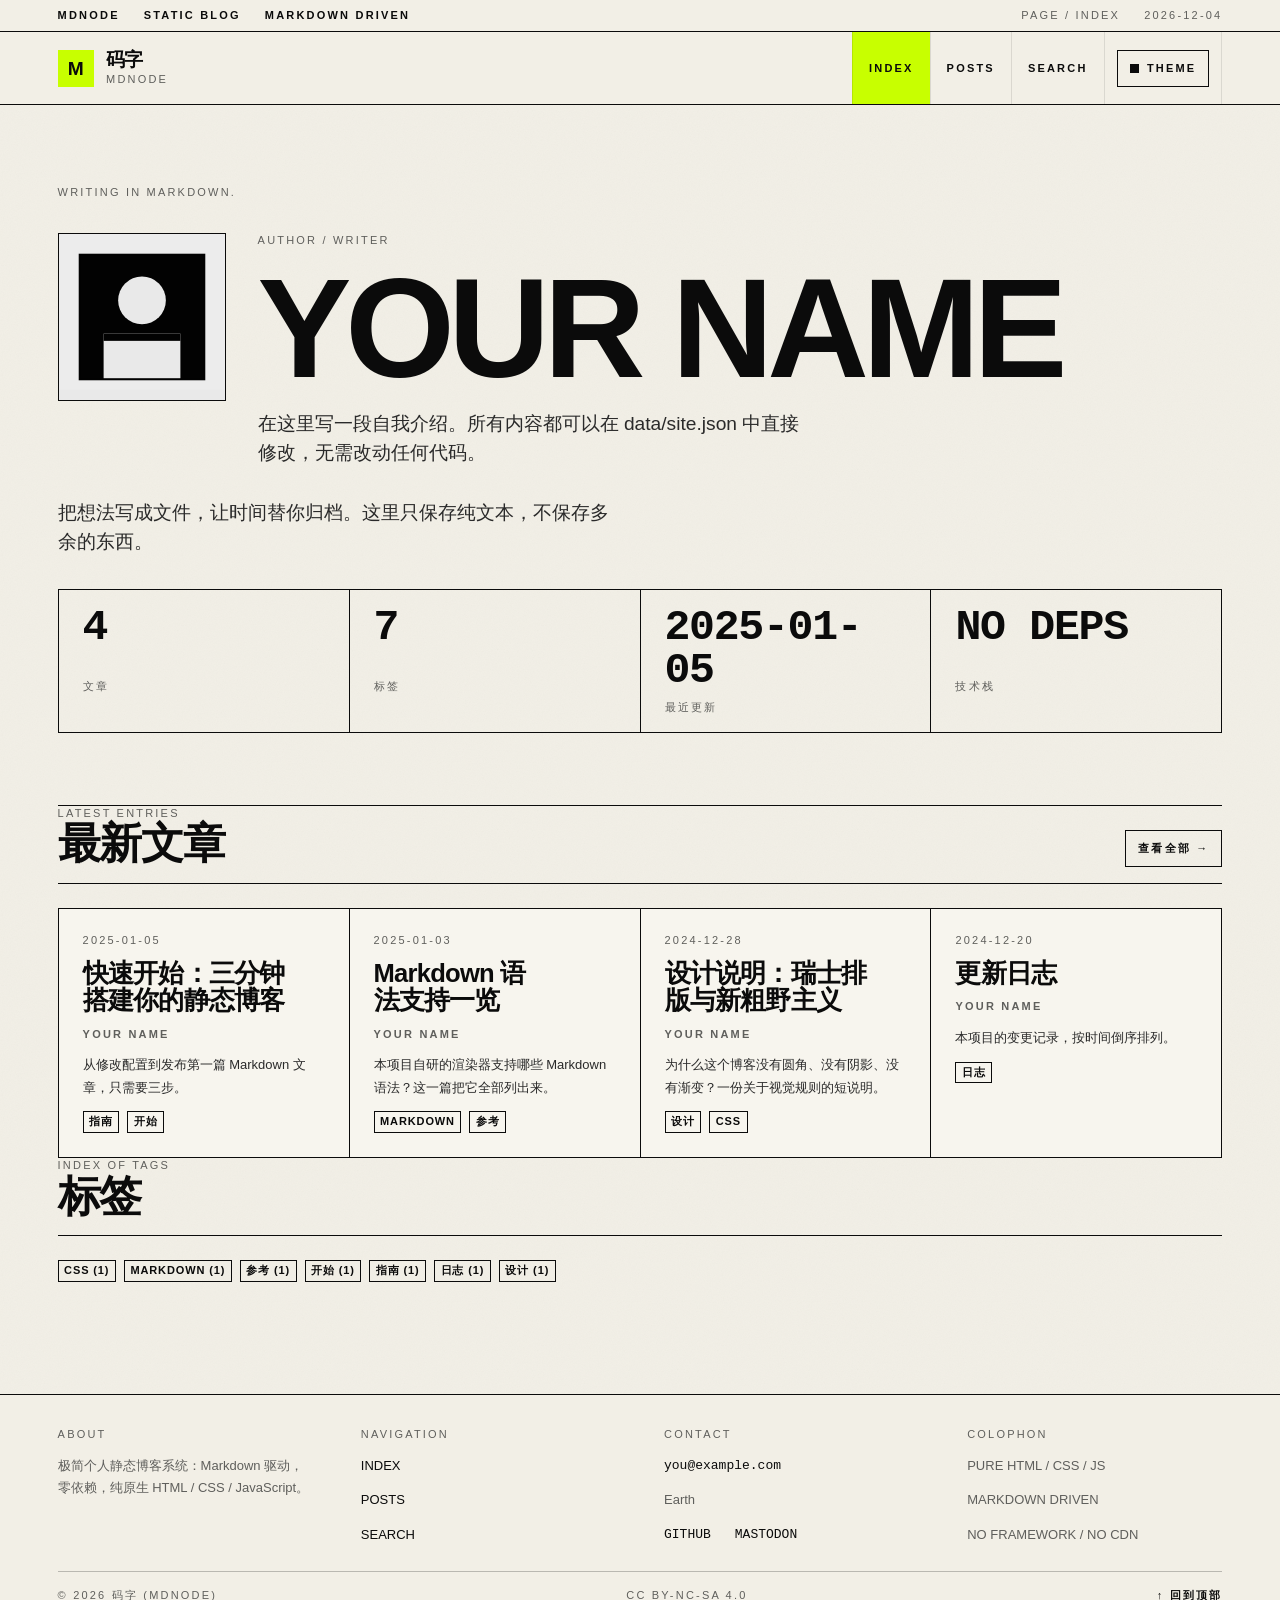
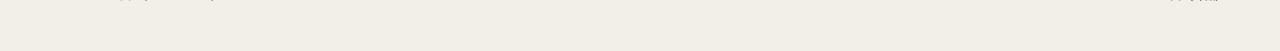
<file: index.html>
<!DOCTYPE html>
<html lang="zh-CN" data-theme="light" data-page="home">
<head>
  <meta charset="utf-8">
  <meta name="viewport" content="width=device-width, initial-scale=1, viewport-fit=cover">
  <title>码字 · MDNode</title>
  <meta name="description" content="个人静态博客系统">
  <meta name="theme-color" content="#f2efe6">
  <link rel="icon" href="data:image/svg+xml,%3Csvg xmlns='http://www.w3.org/2000/svg' viewBox='0 0 32 32'%3E%3Crect width='32' height='32' fill='%230b0b0b'/%3E%3Crect x='6' y='6' width='20' height='20' fill='%23c8ff00'/%3E%3C/svg%3E">

  <!-- 设计系统：变量 → 基线 → 布局 → 组件 → 正文排版 → 页面 -->
  <link rel="stylesheet" href="assets/css/variables.css">
  <link rel="stylesheet" href="assets/css/base.css">
  <link rel="stylesheet" href="assets/css/layout.css">
  <link rel="stylesheet" href="assets/css/components.css">
  <link rel="stylesheet" href="assets/css/markdown.css">
  <link rel="stylesheet" href="assets/css/pages.css">

  <!-- 兼容旧的无后缀链接（可选）：正常 .html 地址完全不受影响 -->
  <script src="assets/js/core/route-recover.js"></script>
  <!-- 主题预置：必须在渲染前同步执行，避免首屏闪烁 -->
  <script src="assets/js/core/theme-init.js"></script>
</head>
<body>
  <a class="skip-link" href="#main">跳到主内容</a>

  <!-- 页头由 assets/js/ui/layout.js 注入（可复用 HTML 集中管理） -->
  <div id="site-header"></div>

  <main id="main" class="page container">
    <noscript>
      <div class="notice">本站需要启用 JavaScript 才能读取 Markdown 文章与配置。</div>
    </noscript>
  </main>

  <div id="site-footer"></div>

  <script type="module" src="assets/js/pages/home.js"></script>
</body>
</html>
</file>
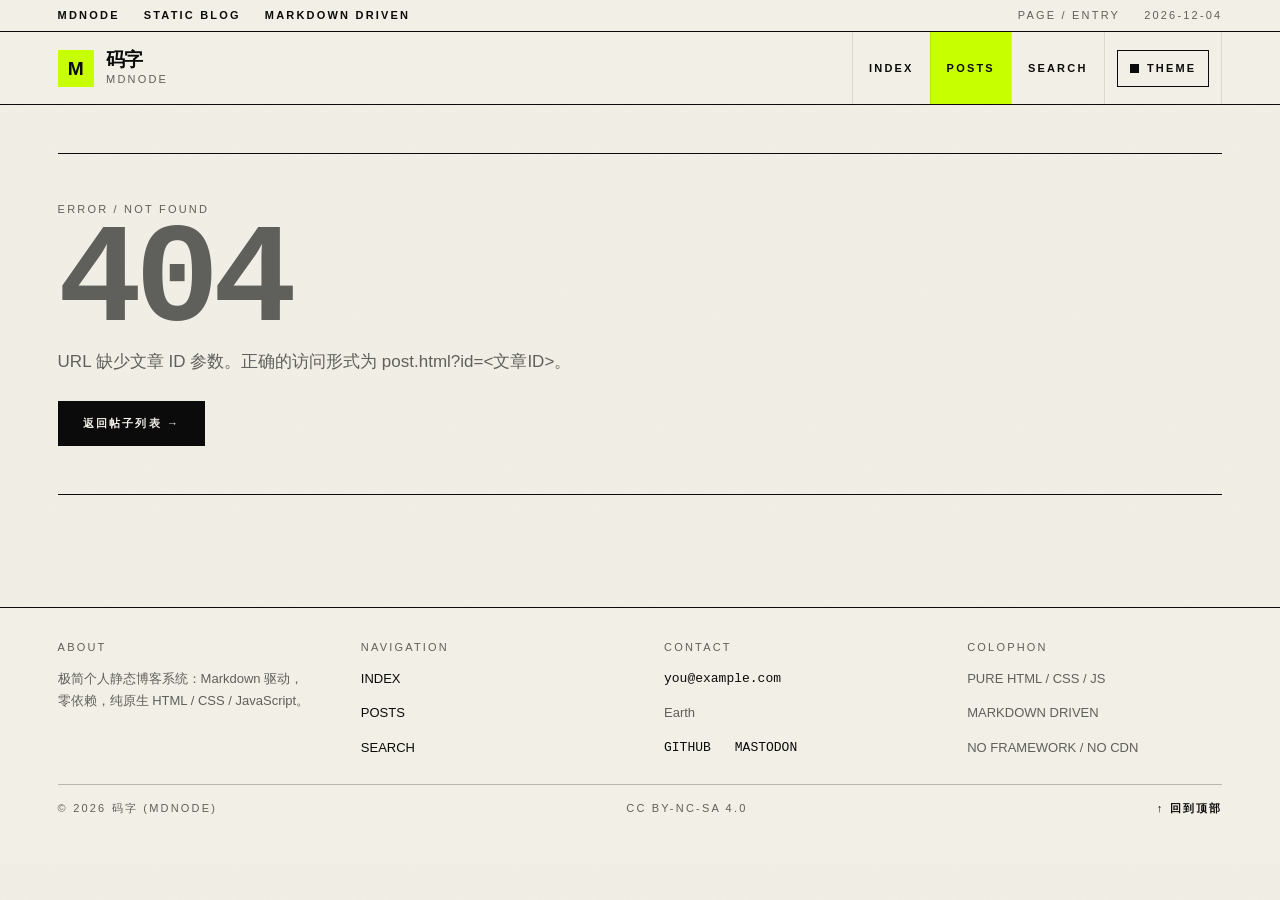
<file: post.html>
<!DOCTYPE html>
<html lang="zh-CN" data-theme="light" data-page="post">
<head>
  <meta charset="utf-8">
  <meta name="viewport" content="width=device-width, initial-scale=1, viewport-fit=cover">
  <title>文章 · 码字 MDNode</title>
  <meta name="description" content="文章详情">
  <meta name="theme-color" content="#f2efe6">
  <link rel="icon" href="data:image/svg+xml,%3Csvg xmlns='http://www.w3.org/2000/svg' viewBox='0 0 32 32'%3E%3Crect width='32' height='32' fill='%230b0b0b'/%3E%3Crect x='6' y='6' width='20' height='20' fill='%23c8ff00'/%3E%3C/svg%3E">

  <link rel="stylesheet" href="assets/css/variables.css">
  <link rel="stylesheet" href="assets/css/base.css">
  <link rel="stylesheet" href="assets/css/layout.css">
  <link rel="stylesheet" href="assets/css/components.css">
  <link rel="stylesheet" href="assets/css/markdown.css">
  <link rel="stylesheet" href="assets/css/pages.css">

  <!-- 兼容旧的无后缀链接（可选）：正常 .html 地址完全不受影响 -->
  <script src="assets/js/core/route-recover.js"></script>
  <script src="assets/js/core/theme-init.js"></script>
</head>
<body>
  <a class="skip-link" href="#main">跳到主内容</a>
  <div id="site-header"></div>

  <!-- 全项目唯一的帖子详情页：由 JS 读取 URL 中的 id 参数（post.html?id=<id>）后渲染 -->
  <main id="main" class="page container">
    <noscript>
      <div class="notice">文章详情需要启用 JavaScript 才能读取并渲染 Markdown。</div>
    </noscript>
  </main>

  <div id="site-footer"></div>
  <script type="module" src="assets/js/pages/post.js"></script>
</body>
</html>
</file>
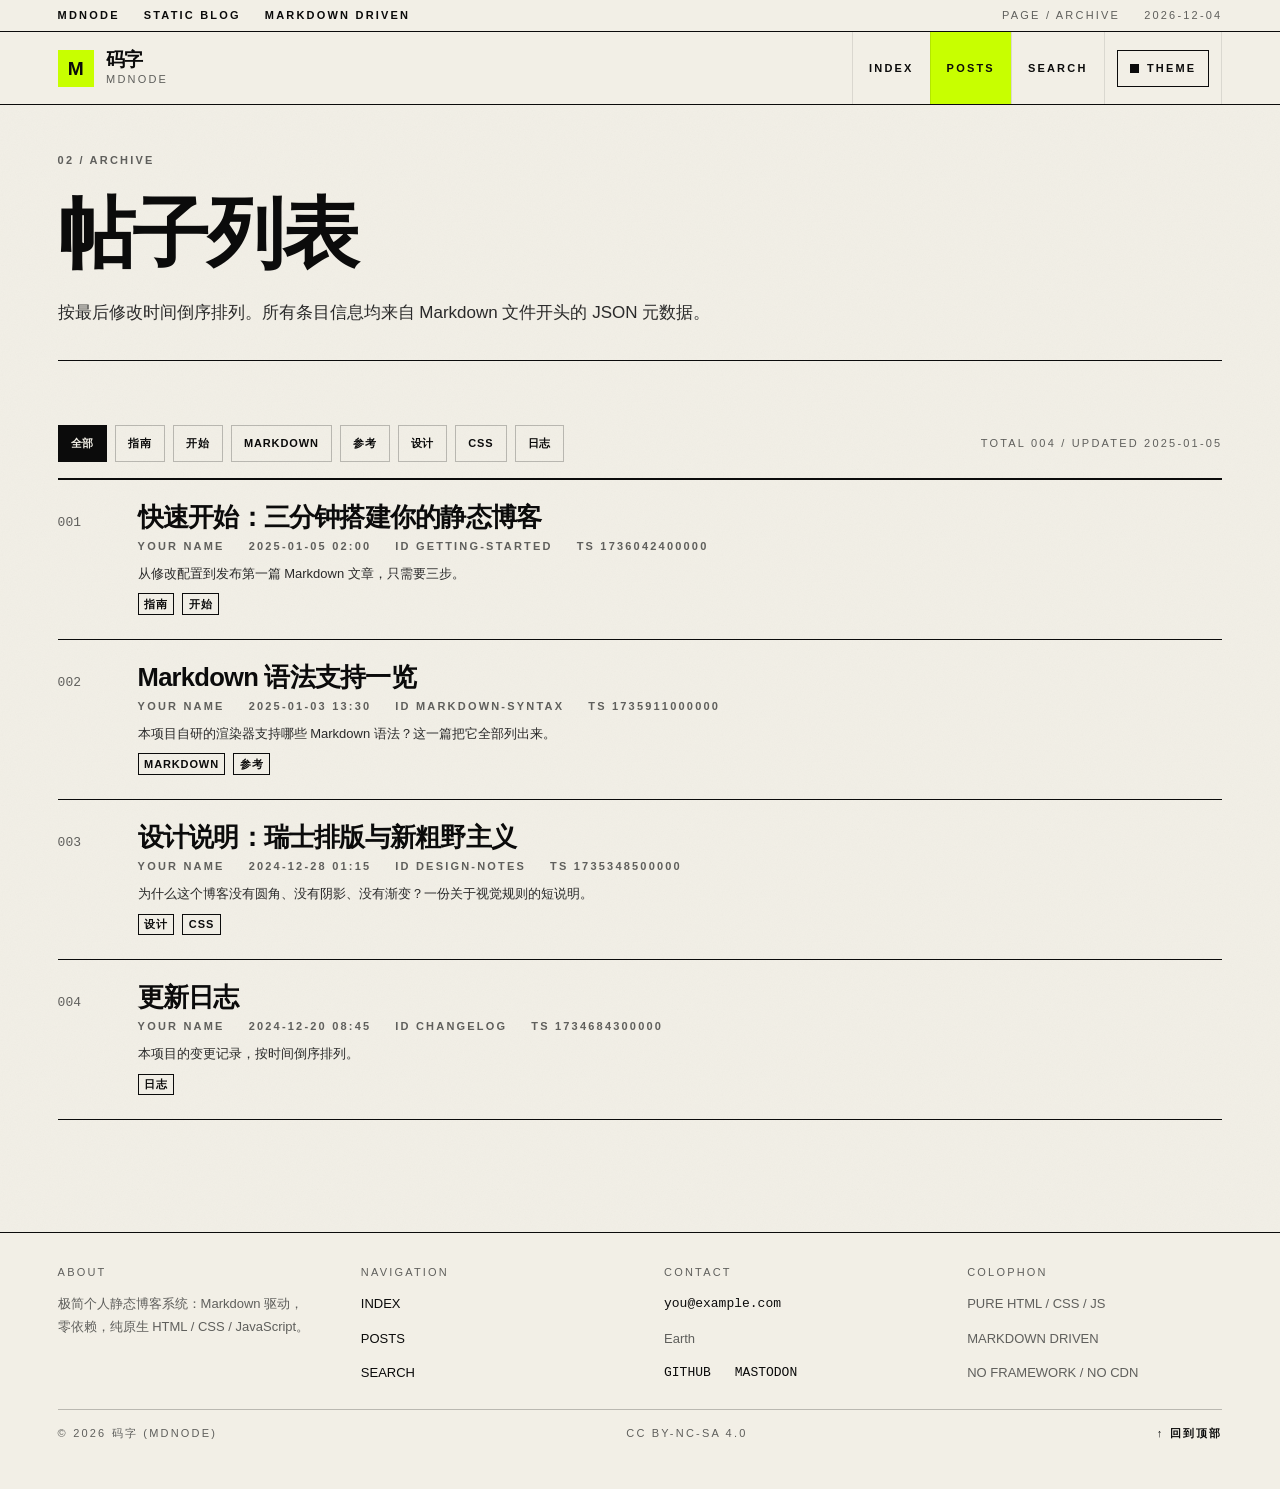
<file: posts.html>
<!DOCTYPE html>
<html lang="zh-CN" data-theme="light" data-page="posts">
<head>
  <meta charset="utf-8">
  <meta name="viewport" content="width=device-width, initial-scale=1, viewport-fit=cover">
  <title>帖子列表 · 码字 MDNode</title>
  <meta name="description" content="全部文章列表">
  <meta name="theme-color" content="#f2efe6">
  <link rel="icon" href="data:image/svg+xml,%3Csvg xmlns='http://www.w3.org/2000/svg' viewBox='0 0 32 32'%3E%3Crect width='32' height='32' fill='%230b0b0b'/%3E%3Crect x='6' y='6' width='20' height='20' fill='%23c8ff00'/%3E%3C/svg%3E">

  <link rel="stylesheet" href="assets/css/variables.css">
  <link rel="stylesheet" href="assets/css/base.css">
  <link rel="stylesheet" href="assets/css/layout.css">
  <link rel="stylesheet" href="assets/css/components.css">
  <link rel="stylesheet" href="assets/css/markdown.css">
  <link rel="stylesheet" href="assets/css/pages.css">

  <!-- 兼容旧的无后缀链接（可选）：正常 .html 地址完全不受影响 -->
  <script src="assets/js/core/route-recover.js"></script>
  <script src="assets/js/core/theme-init.js"></script>
</head>
<body>
  <a class="skip-link" href="#main">跳到主内容</a>
  <div id="site-header"></div>

  <main id="main" class="page container">
    <noscript>
      <div class="notice">本站需要启用 JavaScript 才能读取 Markdown 文章与配置。</div>
    </noscript>
  </main>

  <div id="site-footer"></div>
  <script type="module" src="assets/js/pages/posts.js"></script>
</body>
</html>
</file>
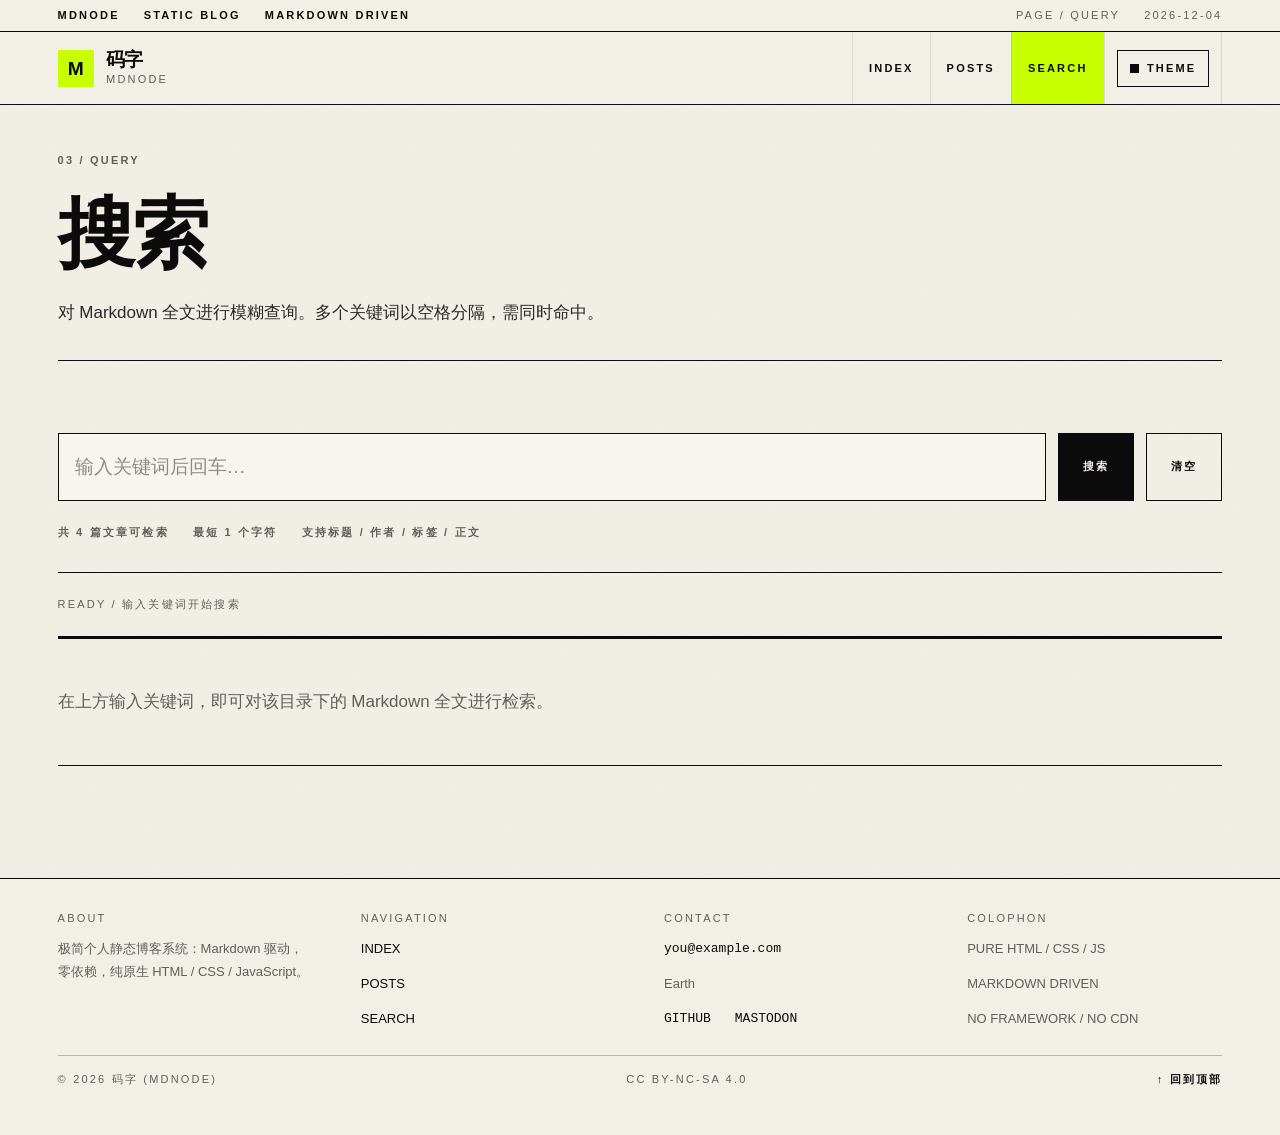
<file: search.html>
<!DOCTYPE html>
<html lang="zh-CN" data-theme="light" data-page="search">
<head>
  <meta charset="utf-8">
  <meta name="viewport" content="width=device-width, initial-scale=1, viewport-fit=cover">
  <title>搜索 · 码字 MDNode</title>
  <meta name="description" content="全文搜索 Markdown 文章">
  <meta name="theme-color" content="#f2efe6">
  <link rel="icon" href="data:image/svg+xml,%3Csvg xmlns='http://www.w3.org/2000/svg' viewBox='0 0 32 32'%3E%3Crect width='32' height='32' fill='%230b0b0b'/%3E%3Crect x='6' y='6' width='20' height='20' fill='%23c8ff00'/%3E%3C/svg%3E">

  <link rel="stylesheet" href="assets/css/variables.css">
  <link rel="stylesheet" href="assets/css/base.css">
  <link rel="stylesheet" href="assets/css/layout.css">
  <link rel="stylesheet" href="assets/css/components.css">
  <link rel="stylesheet" href="assets/css/markdown.css">
  <link rel="stylesheet" href="assets/css/pages.css">

  <!-- 兼容旧的无后缀链接（可选）：正常 .html 地址完全不受影响 -->
  <script src="assets/js/core/route-recover.js"></script>
  <script src="assets/js/core/theme-init.js"></script>
</head>
<body>
  <a class="skip-link" href="#main">跳到主内容</a>
  <div id="site-header"></div>

  <main id="main" class="page container">
    <noscript>
      <div class="notice">搜索功能需要启用 JavaScript 才能读取并检索 Markdown 全文。</div>
    </noscript>
  </main>

  <div id="site-footer"></div>
  <script type="module" src="assets/js/pages/search.js"></script>
</body>
</html>
</file>
<file: assets/css/variables.css>
/* ============================================================================
   variables.css — 全局设计令牌（Design Tokens）
   ----------------------------------------------------------------------------
   需求约束：CSS 中所有颜色配置与过渡动画必须统一通过 var() 引用本文件变量。
   修改本文件即可整体换肤、调整排版节奏与动效时长。
   风格：瑞士国际主义排版 + 新粗野主义（直角 / 无阴影 / 无渐变 / 高对比）。
   ========================================================================== */

:root {
  /* ------------------------------------------------------------------
     颜色 · 亮色主题（纸张质感米白底 + 纯黑墨色 + 荧光绿强调）
     ------------------------------------------------------------------ */
  --c-bg:            #f2efe6;  /* 页面底色：浅米色纸张 */
  --c-bg-deep:       #e8e4d8;  /* 次级底色：更深的纸色 */
  --c-surface:       #f7f5ee;  /* 卡片 / 面板底色 */
  --c-ink:           #0b0b0b;  /* 主文字：近纯黑 */
  --c-ink-2:         #2a2a2a;  /* 次级文字 */
  --c-ink-3:         #5f5f5c;  /* 弱化文字 */
  --c-ink-4:         #8d8d88;  /* 极弱文字 / 占位 */
  --c-line:          #0b0b0b;  /* 极细分割线（主） */
  --c-line-2:        rgba(11, 11, 11, 0.24);
  --c-line-3:        rgba(11, 11, 11, 0.10);
  --c-accent:        #c8ff00;  /* 强调色：高饱和荧光绿 */
  --c-accent-2:      #b2e600;  /* 强调色 hover */
  --c-accent-ink:    #0b0b0b;  /* 强调色上的文字 */
  --c-invert-bg:     #0b0b0b;  /* 反相块底色 */
  --c-invert-ink:    #f2efe6;  /* 反相块文字 */
  --c-code-bg:       #e9e5da;  /* 行内 / 代码块底色 */
  --c-code-ink:      #1c1c1c;
  --c-mark-bg:       var(--c-accent);
  --c-mark-ink:      var(--c-accent-ink);
  --c-danger:        #cf1f1f;
  --c-warn-bg:       #fff3c4;
  --c-warn-ink:      #4a3b00;
  --c-focus:         #0b6bff;  /* 键盘焦点描边 */

  /* 打印专用（始终为纯黑白，不随主题变化） */
  --c-print-bg:      #ffffff;
  --c-print-ink:     #000000;

  /* 纸张纹理：内联 SVG 噪点（本地内联，无外部请求 / 无 CSS 渐变） */
  --tex-paper: url("data:image/svg+xml,%3Csvg xmlns='http://www.w3.org/2000/svg' width='180' height='180'%3E%3Cfilter id='n'%3E%3CfeTurbulence type='fractalNoise' baseFrequency='0.85' numOctaves='3' stitchTiles='stitch'/%3E%3CfeColorMatrix type='saturate' values='0'/%3E%3C/filter%3E%3Crect width='180' height='180' filter='url(%23n)' opacity='0.055'/%3E%3C/svg%3E");

  /* 主题元信息（供 meta[name=theme-color] 同步） */
  --c-theme-color: var(--c-bg);

  /* ------------------------------------------------------------------
     字体族（全部系统字体，零网络请求）
     ------------------------------------------------------------------ */
  --font-sans: "Helvetica Neue", Helvetica, Arial, "PingFang SC", "Hiragino Sans GB",
               "Microsoft YaHei", "Noto Sans CJK SC", system-ui, -apple-system, sans-serif;
  --font-mono: ui-monospace, SFMono-Regular, "SF Mono", Menlo, Consolas,
               "Liberation Mono", "Courier New", monospace;

  /* ------------------------------------------------------------------
     字号 / 行高 / 字距（极致字号对比是本项目核心视觉特征）
     ------------------------------------------------------------------ */
  --fs-display:  clamp(3rem,    11vw,   9rem);    /* 首屏超大标题 */
  --fs-h1:       clamp(2.1rem,  6vw,    5rem);    /* 页面主标题 */
  --fs-h2:       clamp(1.5rem,  3.4vw,  2.7rem);  /* 区块标题 */
  --fs-h3:       clamp(1.15rem, 2.1vw,  1.6rem);  /* 卡片 / 文章标题 */
  --fs-h4:       clamp(1rem,    1.5vw,  1.25rem);
  --fs-body:     clamp(0.9375rem, 0.88rem + 0.28vw, 1.0625rem); /* 正文极小 */
  --fs-sm:       0.8125rem;
  --fs-micro:    0.6875rem;                        /* 顶部辅助信息：大写英文 */

  --lh-tight:    0.92;
  --lh-head:     1.06;
  --lh-body:     1.75;

  --tracking-tight: -0.03em;
  --tracking-micro:  0.2em;   /* 大写英文标签大字距 */
  --tracking-wide:   0.08em;

  /* ------------------------------------------------------------------
     间距 / 尺寸
     ------------------------------------------------------------------ */
  --sp-1: 0.25rem;
  --sp-2: 0.5rem;
  --sp-3: 0.75rem;
  --sp-4: 1rem;
  --sp-5: 1.5rem;
  --sp-6: 2rem;
  --sp-7: 3rem;
  --sp-8: 4.5rem;
  --sp-9: 7rem;

  --gutter:    clamp(1rem, 4.5vw, 4.5rem); /* 页面左右留白 */
  --maxw:      1280px;                      /* 内容最大宽度 */
  --maxw-text: 70ch;                        /* 正文最佳可读宽度 */
  --maxw-article: var(--maxw);              /* 详情页正文宽度：默认铺满内容区，可改成如 96ch 收窄 */
  --header-h:  clamp(3.5rem, 6vw, 4.5rem);
  --line-w:    1px;                         /* 极细分割线宽度 */

  /* ------------------------------------------------------------------
     动效：时长与缓动函数统一在此定义（需求：动画必须用 var() 控制）
     ------------------------------------------------------------------ */
  --dur-1: 110ms;
  --dur-2: 240ms;
  --dur-3: 420ms;
  --dur-4: 720ms;
  --ease:      cubic-bezier(0.2, 0.7, 0.2, 1);
  --ease-out:  cubic-bezier(0.16, 1, 0.3, 1);
  --ease-in:   cubic-bezier(0.5, 0, 0.9, 0.4);

  /* 常用过渡简写（组件直接引用，保证动画统一可调） */
  --t-color:  color var(--dur-2) var(--ease),
              background-color var(--dur-2) var(--ease),
              border-color var(--dur-2) var(--ease);
  --t-fade:   opacity var(--dur-3) var(--ease);
  --t-move:   transform var(--dur-3) var(--ease-out);
  --t-slide:  transform var(--dur-3) var(--ease-out), opacity var(--dur-3) var(--ease);
  --stagger:  55ms;  /* 列表逐个入场延迟步长 */

  /* 层级 */
  --z-header: 100;
  --z-toast:  200;
}

/* ============================================================================
   暗色主题：仅覆盖颜色令牌，其余（间距 / 动效 / 字体）保持不变
   ========================================================================== */
[data-theme="dark"] {
  --c-bg:         #0e0e0d;
  --c-bg-deep:    #161615;
  --c-surface:    #151514;
  --c-ink:        #f2efe6;
  --c-ink-2:      #d8d5cb;
  --c-ink-3:      #9b988f;
  --c-ink-4:      #6d6a63;
  --c-line:       #f2efe6;
  --c-line-2:     rgba(242, 239, 230, 0.26);
  --c-line-3:     rgba(242, 239, 230, 0.12);
  --c-accent:     #c8ff00;
  --c-accent-2:   #d6ff3d;
  --c-accent-ink: #0b0b0b;
  --c-invert-bg:  #f2efe6;
  --c-invert-ink: #0b0b0b;
  --c-code-bg:    #1d1d1b;
  --c-code-ink:   #e6e3da;
  --c-mark-bg:    var(--c-accent);
  --c-mark-ink:   var(--c-accent-ink);
  --c-danger:     #ff6b6b;
  --c-warn-bg:    #3a3208;
  --c-warn-ink:   #ffe98a;
  --c-focus:      #7fb2ff;

  /* 暗色下纸张噪点更弱 */
  --tex-paper: url("data:image/svg+xml,%3Csvg xmlns='http://www.w3.org/2000/svg' width='180' height='180'%3E%3Cfilter id='n'%3E%3CfeTurbulence type='fractalNoise' baseFrequency='0.85' numOctaves='3' stitchTiles='stitch'/%3E%3CfeColorMatrix type='saturate' values='0'/%3E%3C/filter%3E%3Crect width='180' height='180' filter='url(%23n)' opacity='0.035'/%3E%3C/svg%3E");

  --c-theme-color: var(--c-bg);
  --c-danger-fg: #ff9a9a;
}

/* 尊重系统「减少动态效果」偏好：统一关闭长动画 */
@media (prefers-reduced-motion: reduce) {
  :root {
    --dur-1: 0ms;
    --dur-2: 0ms;
    --dur-3: 0ms;
    --dur-4: 0ms;
    --stagger: 0ms;
  }
}
</file>
<file: assets/css/base.css>
/* ============================================================================
   base.css — 重置、排版基线、纸张质感、通用原子类
   ========================================================================== */

/* ---------- 重置 ---------- */
*,
*::before,
*::after {
  box-sizing: border-box;
  border-radius: 0; /* 需求：全面禁止圆角 */
}

html {
  -webkit-text-size-adjust: 100%;
  scroll-behavior: smooth;
  background-color: var(--c-bg);
}

body {
  margin: 0;
  min-height: 100vh;
  font-family: var(--font-sans);
  font-size: var(--fs-body);
  line-height: var(--lh-body);
  font-weight: 400;
  color: var(--c-ink);
  background-color: var(--c-bg);
  /* 纸张纹理：内联 SVG 噪点，叠加在底色之上，无渐变、无外部请求 */
  background-image: var(--tex-paper);
  background-repeat: repeat;
  -webkit-font-smoothing: antialiased;
  -moz-osx-font-smoothing: grayscale;
  transition: var(--t-color);
  /* 使用 clip 而非 hidden：hidden 会创建滚动容器，导致页头 position: sticky 失效 */
  overflow-x: clip;
}

/* 无 JS 时不显示仅由脚本填充的容器，避免空白跳动 */
.no-js [data-js-only] { display: none; }

h1, h2, h3, h4, h5, h6 {
  margin: 0;
  font-weight: 700;
  line-height: var(--lh-head);
  letter-spacing: var(--tracking-tight);
  text-wrap: balance;
}

p { margin: 0; }

ul, ol { margin: 0; padding: 0; }

img {
  max-width: 100%;
  height: auto;
  display: block;
}

a {
  color: var(--c-ink);
  text-decoration: none;
  transition: var(--t-color);
}

a:hover { color: var(--c-ink-3); }

button {
  font: inherit;
  color: inherit;
  background: none;
  border: 0;
  padding: 0;
  cursor: pointer;
  transition: var(--t-color);
}

code, pre, kbd, samp { font-family: var(--font-mono); }

hr {
  border: 0;
  border-top: var(--line-w) solid var(--c-line);
  margin: 0;
}

table { border-collapse: collapse; width: 100%; }

input, textarea, select { font: inherit; color: inherit; }

::selection {
  background: var(--c-mark-bg);
  color: var(--c-mark-ink);
}

/* 键盘可达性：统一焦点描边（不使用阴影） */
:focus-visible {
  outline: 2px solid var(--c-focus);
  outline-offset: 2px;
}

/* 跳转到主内容（无障碍） */
.skip-link {
  position: absolute;
  left: -9999px;
  top: 0;
  z-index: var(--z-toast);
  padding: var(--sp-3) var(--sp-4);
  background: var(--c-invert-bg);
  color: var(--c-invert-ink);
  font-size: var(--fs-micro);
  letter-spacing: var(--tracking-micro);
  text-transform: uppercase;
}
.skip-link:focus {
  left: var(--sp-4);
  top: var(--sp-4);
  color: var(--c-invert-ink);
}

/* ---------- 通用排版原子类 ---------- */

/* 顶部辅助信息：全大写英文 + 大字距（瑞士风格标志性元素） */
.micro {
  font-size: var(--fs-micro);
  font-weight: 700;
  letter-spacing: var(--tracking-micro);
  text-transform: uppercase;
  line-height: 1.4;
}

.micro--muted { color: var(--c-ink-3); font-weight: 500; }

.mono { font-family: var(--font-mono); }

.muted { color: var(--c-ink-3); }

.text-sm { font-size: var(--fs-sm); }

.tight { line-height: var(--lh-tight); }

/* 强调色高亮块（荧光绿） */
.accent {
  background: var(--c-accent);
  color: var(--c-accent-ink);
  padding: 0 0.15em;
}

/* 反相块：黑底白字 */
.invert {
  background: var(--c-invert-bg);
  color: var(--c-invert-ink);
}

/* 极细分割线（瑞士风格区域划分） */
.rule {
  border: 0;
  border-top: var(--line-w) solid var(--c-line);
}
.rule--soft { border-top-color: var(--c-line-2); }

/* 布局容器 */
.container {
  width: 100%;
  max-width: var(--maxw);
  margin-inline: auto;
  padding-inline: var(--gutter);
}

.container--wide { max-width: none; }

/* 垂直堆叠工具 */
.stack > * + * { margin-top: var(--sp-4); }
.stack-lg > * + * { margin-top: var(--sp-6); }
.stack-sm > * + * { margin-top: var(--sp-2); }

/* 仅在屏幕上可见 */
.visually-hidden {
  position: absolute !important;
  width: 1px;
  height: 1px;
  margin: -1px;
  padding: 0;
  overflow: hidden;
  clip: rect(0 0 0 0);
  clip-path: inset(50%);
  white-space: nowrap;
  border: 0;
}

/* ---------- 入场动画（由 JS 添加 data-animate + --i 实现错峰） ---------- */
@keyframes mdnode-rise {
  from { opacity: 0; transform: translateY(14px); }
  to   { opacity: 1; transform: none; }
}

[data-animate] {
  opacity: 0;
  animation: mdnode-rise var(--dur-4) var(--ease-out) forwards;
  animation-delay: calc(var(--i, 0) * var(--stagger));
}

/* 页面整体淡入，缓解多页切换的硬跳变 */
.page-enter { animation: mdnode-rise var(--dur-3) var(--ease-out) both; }

/* 原生跨文档视图过渡（渐进增强，Chromium 支持；其他浏览器自动忽略） */
@view-transition { navigation: auto; }

/* 若浏览器支持视图过渡，则关掉自定义入场动画，避免二次位移 */
@supports (view-transition-name: none) {
  [data-animate] { animation: none; opacity: 1; }
}

/* ---------- 状态提示 ---------- */
.notice {
  border: var(--line-w) solid var(--c-line);
  border-left-width: 6px;
  padding: var(--sp-3) var(--sp-4);
  background: var(--c-warn-bg);
  color: var(--c-warn-ink);
  font-size: var(--fs-sm);
}

.empty-state {
  border-top: var(--line-w) solid var(--c-line);
  border-bottom: var(--line-w) solid var(--c-line);
  padding: var(--sp-7) 0;
  color: var(--c-ink-3);
}

/* 骨架屏（加载占位） */
.skeleton {
  display: block;
  background: var(--c-bg-deep);
  border: var(--line-w) solid var(--c-line-3);
  animation: mdnode-pulse var(--dur-4) var(--ease) infinite alternate;
}
@keyframes mdnode-pulse {
  from { opacity: 0.45; }
  to   { opacity: 1; }
}
.skeleton--line { height: 0.9em; margin-top: var(--sp-3); }
.skeleton--title { height: 1.9em; width: min(70%, 28ch); }
</file>
<file: assets/css/layout.css>
/* ============================================================================
   layout.css — 页面骨架：顶部信息条、页头、导航、页脚、栅格、响应式
   ========================================================================== */

/* ---------------- 顶部辅助信息条（全大写英文 + 大字距） ---------------- */
.topbar {
  border-bottom: var(--line-w) solid var(--c-line);
  background: var(--c-bg);
}

.topbar__inner {
  display: flex;
  flex-wrap: wrap;
  align-items: center;
  justify-content: space-between;
  gap: var(--sp-3) var(--sp-5);
  padding-block: var(--sp-2);
}

.topbar__meta {
  display: flex;
  flex-wrap: wrap;
  gap: var(--sp-2) var(--sp-5);
}

.topbar__meta > * { white-space: nowrap; }

/* ---------------- 页头 ---------------- */
.site-header {
  position: sticky;
  top: 0;
  z-index: var(--z-header);
  background: var(--c-bg);
  border-bottom: var(--line-w) solid var(--c-line);
  transition: var(--t-color);
}

.site-header__inner {
  display: flex;
  align-items: stretch;
  justify-content: space-between;
  gap: var(--sp-5);
  min-height: var(--header-h);
}

.brand {
  display: flex;
  align-items: center;
  gap: var(--sp-3);
  padding-block: var(--sp-3);
}

.brand__mark {
  display: inline-flex;
  align-items: center;
  justify-content: center;
  width: 1.9em;
  height: 1.9em;
  background: var(--c-accent);
  color: var(--c-accent-ink);
  font-size: var(--fs-h4);
  font-weight: 700;
  letter-spacing: 0;
  line-height: 1;
}

.brand__text { display: grid; gap: 2px; }

.brand__name {
  font-size: var(--fs-h4);
  font-weight: 700;
  line-height: 1.1;
  letter-spacing: var(--tracking-tight);
}

/* 主导航 */
.nav {
  display: flex;
  align-items: stretch;
  flex-wrap: wrap;
}

.nav__link {
  display: inline-flex;
  align-items: center;
  padding-inline: var(--sp-4);
  border-left: var(--line-w) solid var(--c-line-3);
  font-size: var(--fs-micro);
  font-weight: 700;
  letter-spacing: var(--tracking-micro);
  text-transform: uppercase;
  transition: var(--t-color);
}

/* 主题切换所在格子（与导航项同高，但不继承导航项的 hover 反相） */
.nav__theme {
  display: flex;
  align-items: center;
  padding-inline: var(--sp-3);
  border-left: var(--line-w) solid var(--c-line-3);
}

.nav > *:last-child { border-right: var(--line-w) solid var(--c-line-3); }

.nav__link:hover,
.nav__link:focus-visible {
  background: var(--c-ink);
  color: var(--c-bg);
}

.nav__link[aria-current="page"] {
  background: var(--c-accent);
  color: var(--c-accent-ink);
}

/* ---------------- 主内容区 ---------------- */
.page {
  display: block;
  padding-block: var(--sp-7) var(--sp-9);
  min-height: 50vh;
}

.page--flush { padding-block-start: var(--sp-5); }

/* 页面标题区 */
.page-head {
  display: grid;
  gap: var(--sp-5);
  padding-bottom: var(--sp-6);
  border-bottom: var(--line-w) solid var(--c-line);
  margin-bottom: var(--sp-7);
}

.page-head__index { color: var(--c-ink-3); }

.page-head__title {
  font-size: var(--fs-h1);
  font-weight: 700;
  letter-spacing: var(--tracking-tight);
}

.page-head__lede {
  max-width: var(--maxw-text);
  color: var(--c-ink-2);
}

/* ---------------- 页脚 ---------------- */
.site-footer {
  border-top: var(--line-w) solid var(--c-line);
  background: var(--c-bg);
  margin-top: auto;
}

.site-footer__inner {
  display: grid;
  gap: var(--sp-5);
  padding-block: var(--sp-6) var(--sp-7);
}

.site-footer__cols {
  display: grid;
  grid-template-columns: repeat(auto-fit, minmax(180px, 1fr));
  gap: var(--sp-5) var(--sp-7);
}

.site-footer__col { display: grid; gap: var(--sp-3); align-content: start; }

.site-footer__bottom {
  display: flex;
  flex-wrap: wrap;
  gap: var(--sp-3) var(--sp-5);
  justify-content: space-between;
  align-items: center;
  padding-top: var(--sp-4);
  border-top: var(--line-w) solid var(--c-line-2);
}

/* ---------------- 通用栅格 ---------------- */
.grid {
  display: grid;
  gap: var(--sp-5);
}
.grid--2 { grid-template-columns: repeat(auto-fit, minmax(min(100%, 320px), 1fr)); }
.grid--3 { grid-template-columns: repeat(auto-fit, minmax(min(100%, 260px), 1fr)); }

/* 左侧固定标签 + 右侧内容的瑞士式两栏 */
.split {
  display: grid;
  grid-template-columns: minmax(0, 1fr);
  gap: var(--sp-5);
}

/* ---------------- 响应式 ---------------- */
@media (min-width: 900px) {
  .split {
    grid-template-columns: 12rem minmax(0, 1fr);
    gap: var(--sp-7);
  }
  .split--right {
    grid-template-columns: minmax(0, 1fr) 16rem;
  }
}

@media (max-width: 720px) {
  .site-header__inner {
    flex-direction: column;
    align-items: stretch;
    gap: 0;
  }
  .brand { padding-block: var(--sp-3); }
  .nav {
    border-top: var(--line-w) solid var(--c-line-3);
    overflow-x: auto;
    -webkit-overflow-scrolling: touch;
  }
  .nav__link {
    padding-inline: var(--sp-3);
    min-height: 2.75rem; /* 触控目标高度 */
  }
  .nav__theme { min-height: 2.75rem; padding-inline: var(--sp-2); }
  .nav > *:first-child { border-left: 0; }
  .page { padding-block: var(--sp-6) var(--sp-8); }
}

/* 打印：去掉导航与装饰，仅保留正文 */
@media print {
  .site-header, .site-footer, .topbar, .theme-toggle, .no-print { display: none !important; }
  body { background: var(--c-print-bg); color: var(--c-print-ink); background-image: none; }
  .page { padding: 0; }
}
</file>
<file: assets/css/components.css>
/* ============================================================================
   components.css — 可复用组件：按钮、标签、卡片、列表行、搜索框、主题开关
   ========================================================================== */

/* ---------------- 按钮（直角 / 黑底白字或高饱和色块） ---------------- */
.btn {
  display: inline-flex;
  align-items: center;
  justify-content: center;
  gap: var(--sp-2);
  padding: var(--sp-3) var(--sp-5);
  border: var(--line-w) solid var(--c-ink);
  background: var(--c-invert-bg);
  color: var(--c-invert-ink);
  font-size: var(--fs-micro);
  font-weight: 700;
  letter-spacing: var(--tracking-micro);
  text-transform: uppercase;
  cursor: pointer;
  transition: var(--t-color);
}

.btn:hover,
.btn:focus-visible {
  background: var(--c-accent);
  color: var(--c-accent-ink);
  border-color: var(--c-ink);
}

.btn--ghost {
  background: transparent;
  color: var(--c-ink);
}
.btn--ghost:hover,
.btn--ghost:focus-visible {
  background: var(--c-ink);
  color: var(--c-bg);
}

.btn--accent {
  background: var(--c-accent);
  color: var(--c-accent-ink);
  border-color: var(--c-accent);
}
.btn--accent:hover,
.btn--accent:focus-visible {
  background: var(--c-accent-2);
}

.btn--sm { padding: var(--sp-2) var(--sp-3); }

.btn[disabled], .btn[aria-disabled="true"] {
  opacity: 0.45;
  cursor: not-allowed;
}

/* ---------------- 标签 / 徽标 ---------------- */
.tag {
  display: inline-block;
  padding: 0.1em 0.5em;
  border: var(--line-w) solid var(--c-line);
  font-size: var(--fs-micro);
  font-weight: 700;
  letter-spacing: var(--tracking-wide);
  text-transform: uppercase;
  line-height: 1.6;
  white-space: nowrap;
}

.tag--accent {
  background: var(--c-accent);
  color: var(--c-accent-ink);
  border-color: var(--c-accent);
}

.tag--solid {
  background: var(--c-ink);
  color: var(--c-bg);
  border-color: var(--c-ink);
}

.tag-row {
  display: flex;
  flex-wrap: wrap;
  gap: var(--sp-2);
}

/* ---------------- 卡片 ---------------- */
.card {
  display: grid;
  align-content: start;
  gap: var(--sp-3);
  padding: var(--sp-5);
  border: var(--line-w) solid var(--c-line);
  background: var(--c-surface);
  transition: var(--t-color);
}

.card:hover { background: var(--c-bg-deep); }

.card__title {
  font-size: var(--fs-h3);
  font-weight: 700;
  line-height: var(--lh-head);
}

.card__meta {
  display: flex;
  flex-wrap: wrap;
  gap: var(--sp-2) var(--sp-4);
  color: var(--c-ink-3);
}

.card__excerpt {
  color: var(--c-ink-2);
  font-size: var(--fs-sm);
  display: -webkit-box;
  -webkit-line-clamp: 3;
  -webkit-box-orient: vertical;
  overflow: hidden;
}

/* ---------------- 文章列表（表格式，严格左对齐） ---------------- */
.post-list {
  border-top: var(--line-w) solid var(--c-line);
}

.post-row {
  display: grid;
  grid-template-columns: 3.5rem minmax(0, 1fr);
  gap: var(--sp-3) var(--sp-5);
  align-items: baseline;
  padding-block: var(--sp-5);
  border-bottom: var(--line-w) solid var(--c-line);
  transition: var(--t-color);
}

.post-row:hover { background: var(--c-bg-deep); }

.post-row__index {
  font-family: var(--font-mono);
  font-size: var(--fs-sm);
  color: var(--c-ink-3);
}

.post-row__body { display: grid; gap: var(--sp-2); min-width: 0; }

.post-row__title {
  font-size: var(--fs-h3);
  font-weight: 700;
  line-height: var(--lh-head);
}

.post-row__title a { text-decoration: none; }
.post-row__title a:hover { text-decoration: underline; text-underline-offset: 0.18em; }

.post-row__meta {
  display: flex;
  flex-wrap: wrap;
  gap: var(--sp-2) var(--sp-5);
  color: var(--c-ink-3);
}

.post-row__summary {
  color: var(--c-ink-2);
  font-size: var(--fs-sm);
  max-width: var(--maxw-text);
}

/* ---------------- 最新文章卡片（首页） ---------------- */
.latest-grid {
  display: grid;
  grid-template-columns: repeat(auto-fit, minmax(min(100%, 280px), 1fr));
  border-top: var(--line-w) solid var(--c-line);
  border-left: var(--line-w) solid var(--c-line);
}

.latest-grid .card {
  border: 0;
  border-right: var(--line-w) solid var(--c-line);
  border-bottom: var(--line-w) solid var(--c-line);
}

/* ---------------- 头像 ---------------- */
.avatar {
  position: relative;
  width: clamp(96px, 18vw, 168px);
  aspect-ratio: 1 / 1;
  border: var(--line-w) solid var(--c-line);
  background: var(--c-bg-deep);
  overflow: hidden;
  flex: 0 0 auto;
}

.avatar__img {
  width: 100%;
  height: 100%;
  object-fit: cover;
  filter: grayscale(1) contrast(1.08); /* 冷峻基准感 */
  transition: var(--t-fade), filter var(--dur-3) var(--ease);
}

.avatar:hover .avatar__img { filter: grayscale(0) contrast(1); }

/* 图片缺失时显示占位标记 */
.avatar__fallback {
  position: absolute;
  inset: 0;
  display: none;
  align-items: center;
  justify-content: center;
  background: var(--c-bg-deep);
  color: var(--c-ink-4);
  font-family: var(--font-mono);
  font-size: var(--fs-micro);
  letter-spacing: var(--tracking-micro);
  text-transform: uppercase;
}

.avatar.is-placeholder .avatar__fallback { display: flex; }
.avatar.is-placeholder .avatar__img { display: none; }

/* ---------------- 主题切换按钮 ---------------- */
.theme-toggle {
  display: inline-flex;
  align-items: center;
  gap: var(--sp-2);
  padding: var(--sp-2) var(--sp-3);
  border: var(--line-w) solid var(--c-line);
  background: transparent;
  color: var(--c-ink);
  font-size: var(--fs-micro);
  font-weight: 700;
  letter-spacing: var(--tracking-micro);
  text-transform: uppercase;
  transition: var(--t-color);
}

.theme-toggle:hover,
.theme-toggle:focus-visible {
  background: var(--c-ink);
  color: var(--c-bg);
}

.theme-toggle__icon {
  display: inline-block;
  width: 0.85em;
  height: 0.85em;
  border: var(--line-w) solid currentColor;
  background: currentColor;
}
/* 暗色下用空心方块，形成直观对比 */
[data-theme="dark"] .theme-toggle__icon { background: transparent; }

/* ---------------- 搜索框 ---------------- */
.search-form {
  display: flex;
  flex-wrap: wrap;
  gap: var(--sp-3);
  align-items: stretch;
}

.search-input {
  flex: 1 1 16rem;
  min-width: 0;
  padding: var(--sp-4);
  border: var(--line-w) solid var(--c-line);
  background: var(--c-surface);
  color: var(--c-ink);
  font-size: var(--fs-h4);
  transition: var(--t-color);
}

.search-input::placeholder { color: var(--c-ink-4); }

.search-input:focus {
  outline: none;
  border-color: var(--c-ink);
  background: var(--c-bg);
}

.search-status {
  display: flex;
  flex-wrap: wrap;
  gap: var(--sp-3) var(--sp-5);
  justify-content: space-between;
  padding-block: var(--sp-4);
  border-bottom: var(--line-w) solid var(--c-line);
  color: var(--c-ink-3);
}

/* 搜索结果 */
.result {
  padding-block: var(--sp-5);
  border-bottom: var(--line-w) solid var(--c-line);
  display: grid;
  gap: var(--sp-2);
}

.result__title { font-size: var(--fs-h3); font-weight: 700; }

.result__snippet {
  color: var(--c-ink-2);
  font-size: var(--fs-sm);
  max-width: var(--maxw-text);
}

.result__snippet mark {
  background: var(--c-mark-bg);
  color: var(--c-mark-ink);
  padding: 0 0.1em;
}

.result__meta {
  display: flex;
  flex-wrap: wrap;
  gap: var(--sp-2) var(--sp-4);
  color: var(--c-ink-3);
}

/* ---------------- 元数据表（详情页 / 列表页） ---------------- */
.meta-table {
  display: grid;
  grid-template-columns: max-content minmax(0, 1fr);
  gap: var(--sp-2) var(--sp-5);
  align-items: baseline;
}

.meta-table dt {
  color: var(--c-ink-3);
  font-size: var(--fs-micro);
  font-weight: 700;
  letter-spacing: var(--tracking-micro);
  text-transform: uppercase;
}

.meta-table dd { margin: 0; font-size: var(--fs-sm); word-break: break-word; }

/* ---------------- 加载态 ---------------- */
.loading-block {
  display: grid;
  gap: var(--sp-4);
  padding-block: var(--sp-6);
}

/* ---------------- 提示条 ---------------- */
.toast {
  position: fixed;
  right: var(--gutter);
  bottom: var(--gutter);
  z-index: var(--z-toast);
  max-width: min(92vw, 28rem);
  padding: var(--sp-3) var(--sp-4);
  border: var(--line-w) solid var(--c-line);
  background: var(--c-invert-bg);
  color: var(--c-invert-ink);
  font-size: var(--fs-sm);
  animation: mdnode-rise var(--dur-3) var(--ease-out) both;
}

/* ---------------- 返回顶部 ---------------- */
.to-top {
  display: inline-flex;
  align-items: center;
  gap: var(--sp-2);
  font-size: var(--fs-micro);
  font-weight: 700;
  letter-spacing: var(--tracking-micro);
  text-transform: uppercase;
}
</file>
<file: assets/css/markdown.css>
/* ============================================================================
   markdown.css — Markdown 渲染结果样式（严格对齐瑞士排版，正文极小、留白大）
   ========================================================================== */

.article {
  max-width: var(--maxw-article);
}

.article > * + * { margin-top: var(--sp-5); }

/* 文章头部 */
.article__header {
  display: grid;
  gap: var(--sp-4);
  padding-bottom: var(--sp-5);
  border-bottom: var(--line-w) solid var(--c-line);
  margin-bottom: var(--sp-7);
}

.article__title {
  font-size: var(--fs-h1);
  font-weight: 700;
  letter-spacing: var(--tracking-tight);
}

/* 正文内容 */
.md {
  font-size: var(--fs-body);
  line-height: var(--lh-body);
  color: var(--c-ink);
  overflow-wrap: break-word;
}

.md > * + * { margin-top: var(--sp-5); }

/* 标题：字号对比强烈，上方留白大 */
.md h1, .md h2, .md h3, .md h4, .md h5, .md h6 {
  margin-top: var(--sp-8);
  margin-bottom: 0;
  line-height: var(--lh-head);
  letter-spacing: var(--tracking-tight);
}

.md h1 { font-size: var(--fs-h1); }
.md h2 { font-size: var(--fs-h2); padding-bottom: var(--sp-2); border-bottom: var(--line-w) solid var(--c-line); }
.md h3 { font-size: var(--fs-h3); }
.md h4 { font-size: var(--fs-h4); }
.md h5, .md h6 { font-size: var(--fs-body); text-transform: uppercase; letter-spacing: var(--tracking-wide); }

.md p { margin: 0; }

.md a {
  text-decoration: underline;
  text-decoration-thickness: 1px;
  text-underline-offset: 0.18em;
  transition: var(--t-color);
}
.md a:hover {
  background: var(--c-accent);
  color: var(--c-accent-ink);
  text-decoration-color: transparent;
}

.md strong { font-weight: 700; }
.md em { font-style: italic; }
.md del { text-decoration: line-through; color: var(--c-ink-3); }

/* 列表 */
.md ul, .md ol { padding-left: 1.5em; }
.md li + li { margin-top: var(--sp-2); }
.md li > ul, .md li > ol { margin-top: var(--sp-2); }
.md ul { list-style: square; }
.md ol { list-style: decimal; }

/* 任务列表 */
.md .task-list { list-style: none; padding-left: 0; }
.md .task-list-item { display: flex; gap: var(--sp-3); align-items: flex-start; }
.md .task-list-item input {
  margin-top: 0.45em;
  width: 0.9em;
  height: 0.9em;
  accent-color: var(--c-accent);
  flex: 0 0 auto;
}

/* 引用块：左侧粗黑边 */
.md blockquote {
  margin: 0;
  padding: var(--sp-4) var(--sp-5);
  border-left: 6px solid var(--c-line);
  background: var(--c-bg-deep);
  color: var(--c-ink-2);
}
.md blockquote > * + * { margin-top: var(--sp-4); }

/* 代码 */
.md code {
  font-size: 0.9em;
  padding: 0.12em 0.35em;
  background: var(--c-code-bg);
  color: var(--c-code-ink);
  border: var(--line-w) solid var(--c-line-3);
}

.md pre {
  margin: 0;
  padding: var(--sp-4) var(--sp-5);
  background: var(--c-code-bg);
  color: var(--c-code-ink);
  border: var(--line-w) solid var(--c-line);
  overflow-x: auto;
  line-height: 1.6;
  font-size: var(--fs-sm);
  tab-size: 2;
}

.md pre code {
  padding: 0;
  background: none;
  border: 0;
  font-size: inherit;
  white-space: pre;
}

/* 语言标注：右上角极小大写英文（右侧留出「复制」按钮的位置） */
.md pre[data-lang]::before {
  content: attr(data-lang);
  display: block;
  margin-bottom: var(--sp-3);
  padding-right: 5.5rem;
  font-family: var(--font-mono);
  font-size: var(--fs-micro);
  font-weight: 700;
  letter-spacing: var(--tracking-micro);
  text-transform: uppercase;
  color: var(--c-ink-3);
}

/* ---- 代码块容器的「复制」按钮（逻辑见 assets/js/ui/code-copy.js） ---- */

/* 为右上角的按钮提供定位基准（按钮不在 <pre> 内，不会跟着代码横向滚动） */
.md .code-block { position: relative; }

/* 顶部留出一条工具行：语言标注在左，复制按钮在右 */
.md .code-block pre { padding-top: var(--sp-6); }

.md .code-copy {
  position: absolute;
  top: var(--sp-1);
  right: var(--sp-1);
  z-index: 1;
  display: inline-flex;
  align-items: center;
  justify-content: center;
  min-height: 1.5rem;               /* 保证触控 / 鼠标可点面积 */
  opacity: 0.45;                    /* 默认半透明，不抢正文 */
  padding: var(--sp-1) var(--sp-3);
  border: var(--line-w) solid var(--c-line-2);
  background: var(--c-bg-deep);
  color: var(--c-ink-2);
  font-family: var(--font-mono);
  font-size: var(--fs-micro);
  font-weight: 700;
  line-height: 1;
  letter-spacing: var(--tracking-wide);
  text-transform: uppercase;
  cursor: pointer;
  transition: var(--t-color), var(--t-fade);
}

/* 鼠标移入 / 键盘聚焦：提高不透明度，完全显现 */
.md .code-copy:hover,
.md .code-copy:focus-visible {
  opacity: 1;
  border-color: var(--c-line);
  color: var(--c-ink);
}

/* 复制成功 / 失败的短暂反馈 */
.md .code-copy[data-state="done"] {
  opacity: 1;
  background: var(--c-accent);
  color: var(--c-accent-ink);
  border-color: var(--c-line);
}
.md .code-copy[data-state="fail"] {
  opacity: 1;
  background: var(--c-danger);
  color: var(--c-bg);
  border-color: var(--c-line);
}

@media print {
  .md .code-copy { display: none; }
}

/* 表格：外层容器负责横向滚动，避免直接给 <table> 设置 display:block 破坏列对齐 */
.md .table-wrap {
  border: var(--line-w) solid var(--c-line);
  overflow-x: auto;
}

.md table {
  border: 0;
  width: 100%;
  font-size: var(--fs-sm);
}

.md thead { background: var(--c-ink); color: var(--c-bg); }
.md th, .md td {
  padding: var(--sp-3) var(--sp-4);
  border-right: var(--line-w) solid var(--c-line-2);
  border-bottom: var(--line-w) solid var(--c-line-2);
  text-align: left;
  vertical-align: top;
}

.md th { font-size: var(--fs-micro); letter-spacing: var(--tracking-wide); text-transform: uppercase; }
.md tr:last-child td { border-bottom: 0; }
.md th:last-child, .md td:last-child { border-right: 0; }

/* 图片 */
.md img {
  border: var(--line-w) solid var(--c-line);
  background: var(--c-bg-deep);
}

/* 分割线 */
.md hr {
  border: 0;
  border-top: var(--line-w) solid var(--c-line);
  margin-block: var(--sp-7);
}

/* 脚注式小字 */
.md small { font-size: var(--fs-sm); color: var(--c-ink-3); }

/* 文章底部 */
.article__footer {
  margin-top: var(--sp-8);
  padding-top: var(--sp-5);
  border-top: var(--line-w) solid var(--c-line);
  display: flex;
  flex-wrap: wrap;
  gap: var(--sp-4);
  justify-content: space-between;
  align-items: center;
}

/* 上/下一篇导航 */
.article-nav {
  display: grid;
  grid-template-columns: repeat(auto-fit, minmax(min(100%, 240px), 1fr));
  border-top: var(--line-w) solid var(--c-line);
  border-left: var(--line-w) solid var(--c-line);
  margin-top: var(--sp-7);
}

.article-nav__item {
  padding: var(--sp-5);
  border-right: var(--line-w) solid var(--c-line);
  border-bottom: var(--line-w) solid var(--c-line);
  display: grid;
  gap: var(--sp-2);
  align-content: start;
  transition: var(--t-color);
}
.article-nav__item:hover { background: var(--c-bg-deep); }
.article-nav__item--empty { color: var(--c-ink-4); }
.article-nav__title { font-size: var(--fs-h4); font-weight: 700; }
</file>
<file: assets/css/pages.css>
/* ============================================================================
   pages.css — 各页面专属样式（首页 Hero、列表、详情、搜索、404）
   ========================================================================== */

/* ============================ 首页 ============================ */
.hero {
  display: grid;
  gap: var(--sp-6);
  padding-block: var(--sp-6) var(--sp-8);
  border-bottom: var(--line-w) solid var(--c-line);
}

.hero__top {
  display: flex;
  flex-wrap: wrap;
  gap: var(--sp-6);
  align-items: flex-start;
}

.hero__id {
  display: grid;
  gap: var(--sp-4);
  align-content: start;
}

.hero__name {
  font-size: var(--fs-display);
  font-weight: 700;
  line-height: var(--lh-tight);
  letter-spacing: -0.045em;
  text-transform: uppercase;
  word-break: break-word;
}

.hero__role {
  color: var(--c-ink-3);
}

.hero__lede {
  max-width: 52ch;
  font-size: var(--fs-h4);
  line-height: 1.5;
  color: var(--c-ink-2);
}

.hero__stats {
  display: grid;
  grid-template-columns: repeat(auto-fit, minmax(120px, 1fr));
  border-top: var(--line-w) solid var(--c-line);
  border-left: var(--line-w) solid var(--c-line);
}

.stat {
  padding: var(--sp-4) var(--sp-5);
  border-right: var(--line-w) solid var(--c-line);
  border-bottom: var(--line-w) solid var(--c-line);
  display: grid;
  gap: var(--sp-2);
}

.stat__value {
  font-size: var(--fs-h2);
  font-weight: 700;
  line-height: 1;
  letter-spacing: var(--tracking-tight);
  font-family: var(--font-mono);
}

/* 首页区块标题行 */
.section-head {
  display: flex;
  flex-wrap: wrap;
  gap: var(--sp-4);
  justify-content: space-between;
  align-items: flex-end;
  padding-bottom: var(--sp-4);
  margin-bottom: var(--sp-5);
  border-bottom: var(--line-w) solid var(--c-line);
}

.section-head__title { font-size: var(--fs-h2); }

/* 社交链接行 */
.social-row {
  display: flex;
  flex-wrap: wrap;
  gap: var(--sp-2) var(--sp-5);
}

/* ============================ 列表页 ============================ */
.list-toolbar {
  display: flex;
  flex-wrap: wrap;
  gap: var(--sp-3) var(--sp-5);
  justify-content: space-between;
  align-items: center;
  padding-block: var(--sp-4);
  border-bottom: var(--line-w) solid var(--c-line);
}

.filter-row {
  display: flex;
  flex-wrap: wrap;
  gap: var(--sp-2);
}

.filter-btn {
  padding: var(--sp-2) var(--sp-3);
  border: var(--line-w) solid var(--c-line-2);
  font-size: var(--fs-micro);
  font-weight: 700;
  letter-spacing: var(--tracking-wide);
  text-transform: uppercase;
  transition: var(--t-color);
}
.filter-btn:hover { border-color: var(--c-line); }
.filter-btn[aria-pressed="true"] {
  background: var(--c-ink);
  color: var(--c-bg);
  border-color: var(--c-ink);
}

/* ============================ 详情页 ============================ */
.post-header {
  display: grid;
  gap: var(--sp-5);
  padding-bottom: var(--sp-6);
  border-bottom: var(--line-w) solid var(--c-line);
  margin-bottom: var(--sp-7);
}

.post-header__title {
  font-size: var(--fs-h1);
  font-weight: 700;
  letter-spacing: var(--tracking-tight);
  max-width: 22ch;
}

.post-header__summary {
  max-width: var(--maxw-text);
  color: var(--c-ink-2);
}

/* 元数据条：位于正文之前（桌面与手机顺序一致，不再占用侧栏） */
.post-meta {
  display: grid;
  gap: var(--sp-4);
}

.post-meta .meta-table {
  grid-template-columns: max-content minmax(0, 1fr);
  gap: var(--sp-3) var(--sp-5);
  padding-top: var(--sp-4);
  border-top: var(--line-w) solid var(--c-line);
}

/* 宽屏时双列排列（标签 / 值成对出现），不挤压正文宽度 */
@media (min-width: 900px) {
  .post-meta .meta-table {
    grid-template-columns: max-content minmax(0, 1fr) max-content minmax(0, 1fr);
    gap: var(--sp-3) var(--sp-6);
  }
}

/* ============================ 搜索页 ============================ */
.search-panel {
  display: grid;
  gap: var(--sp-5);
  padding-block: var(--sp-5) var(--sp-6);
  border-bottom: var(--line-w) solid var(--c-line);
}

.search-hint {
  display: flex;
  flex-wrap: wrap;
  gap: var(--sp-2) var(--sp-5);
  color: var(--c-ink-3);
}

.search-results { border-top: var(--line-w) solid var(--c-line); }

/* 关键词命中统计条 */
.search-summary {
  display: flex;
  flex-wrap: wrap;
  gap: var(--sp-3) var(--sp-5);
  align-items: baseline;
  justify-content: space-between;
  padding-block: var(--sp-5);
  border-bottom: var(--line-w) solid var(--c-line);
}

/* ============================ 404 页 ============================ */
.error-code {
  font-size: var(--fs-display);
  font-weight: 700;
  line-height: var(--lh-tight);
  letter-spacing: -0.05em;
  font-family: var(--font-mono);
}

/* ============================ 响应式微调 ============================ */
@media (max-width: 720px) {
  .hero { padding-block: var(--sp-5) var(--sp-7); }
  .hero__top { flex-direction: column; }
  .hero__name { font-size: clamp(2.5rem, 15vw, 4rem); }
  .post-row { grid-template-columns: minmax(0, 1fr); gap: var(--sp-2); }
  .post-row__index { font-size: var(--fs-micro); }
}
</file>
